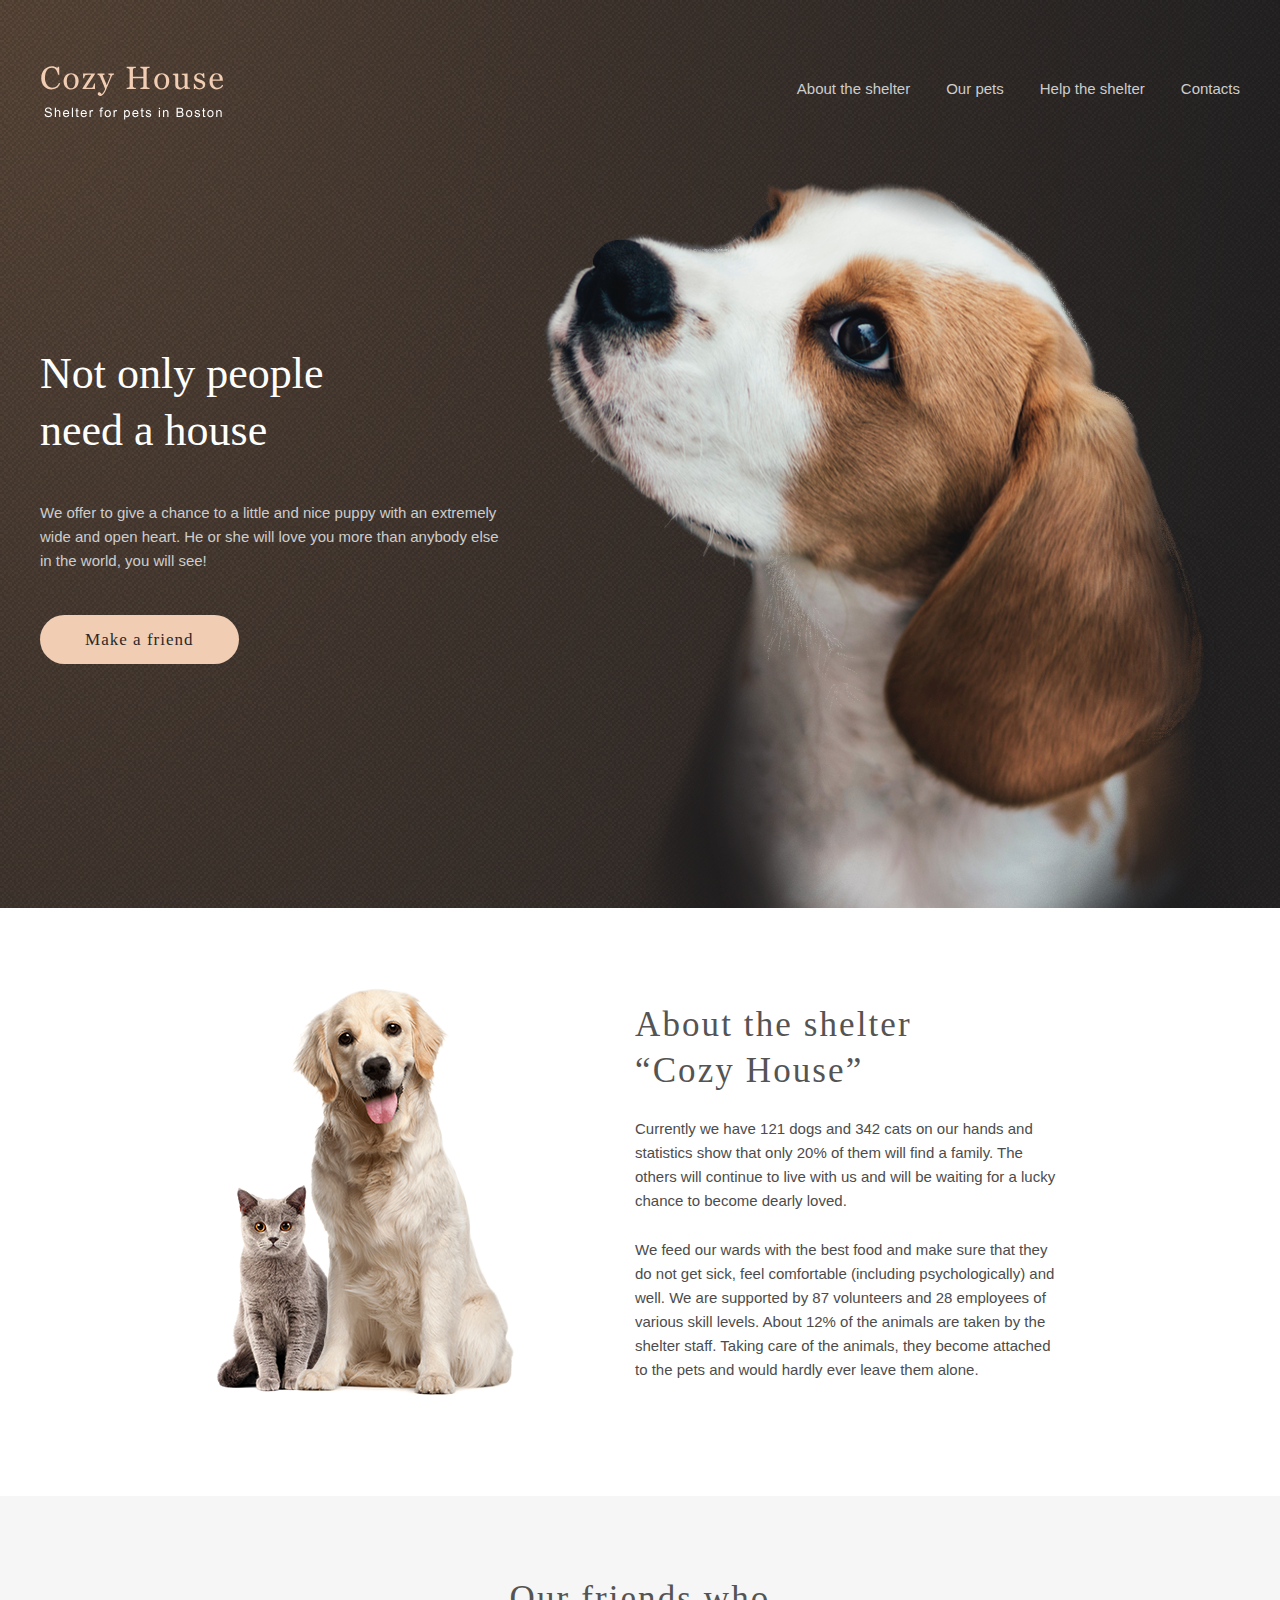
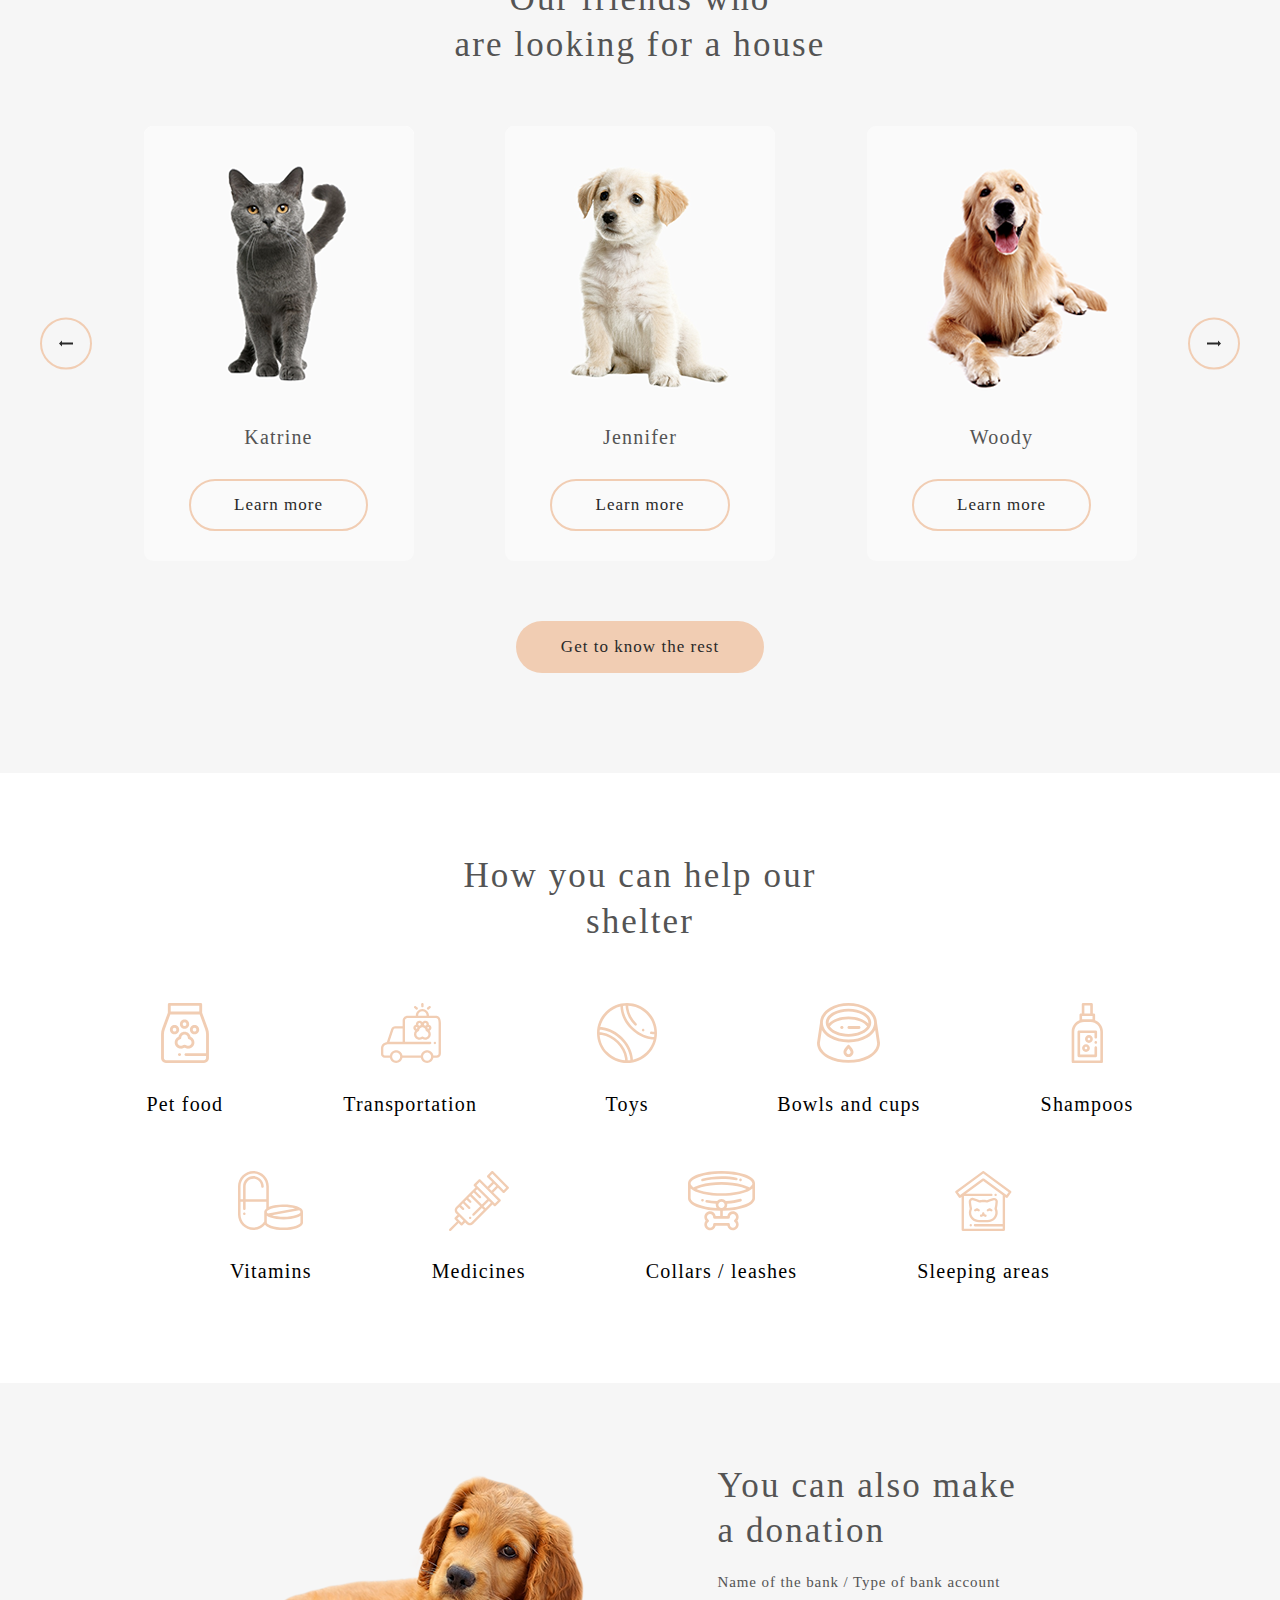
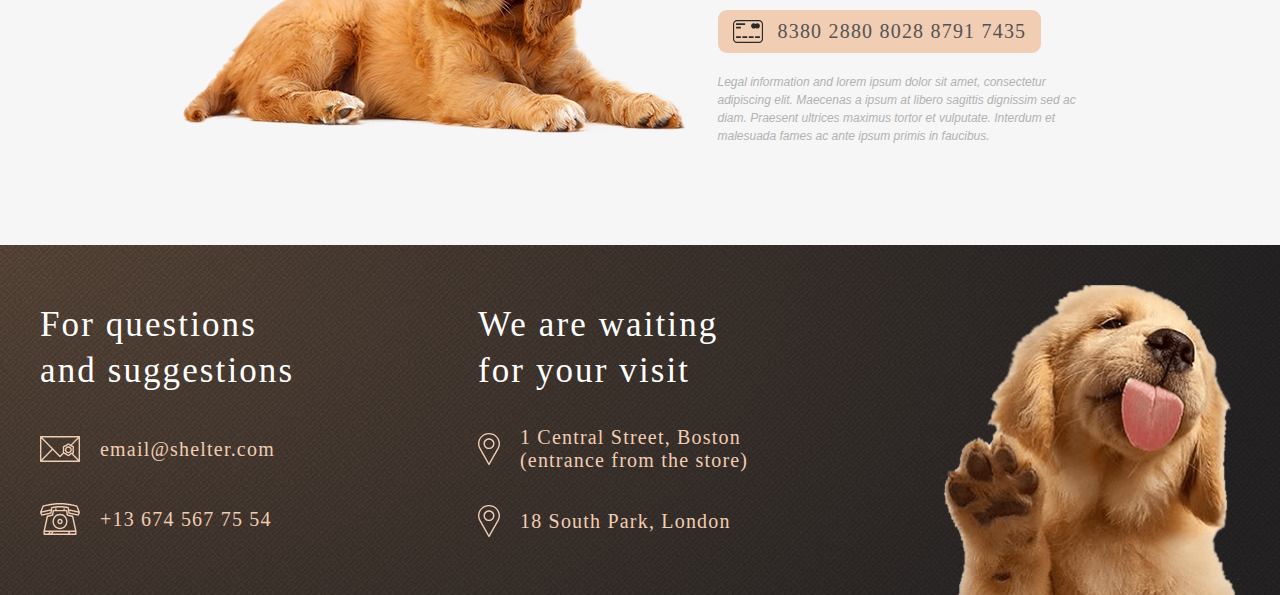
<file: index.html>
<!DOCTYPE html>
<html lang="en">

<head>
    <meta charset="UTF-8">
    <meta http-equiv="X-UA-Compatible" content="IE=edge">
    <meta name="viewport" content="width=device-width, initial-scale=1.0">
    <link rel="stylesheet" href="./css/normalize.css">
    <link rel="stylesheet" href="./css/main.css">
    <link rel="stylesheet" href="./css/footer.css">
    <title>Shelter</title>
</head>

<body class="body">
    <div class="wrapper_start-page gradient">
        <div class="start-page wrapped">
            <header class="start-page_header">
                <img src="./assets/img/icons/Logo.svg" alt="logo">
                <nav class="start-page_header-nav">
                    <a href="#about-info">About the shelter</a>
                    <a href="#pets">Our pets</a>
                    <a href="#help">Help the shelter</a>
                    <a href="#contacts">Contacts</a>
                </nav>
            </header>
            <article class="start-page_content">
                <div>
                    <div class="filler"></div>
                    <h2>
                        Not only people need a house
                    </h2>
                    <p>
                        We offer to give a chance to a little
                        and nice puppy with an extremely wide
                        and open heart. He or she will love
                        you more than anybody else in the world,
                        you will see!
                    </p>
                    <a href="./pages/animals.html">
                        Make a friend
                    </a>
                </div>
                <img src="./assets/img/start-screen-puppy.png" alt="puppy">
            </article>
        </div>
    </div>
    <main>
        <div class="wrapper_about-info">
            <article class="about-info wrapped" id="about-info">
                <img src="./assets/img/about-pets.png" alt="Animals">
                <div class="about-info_content">
                    <div class="filler"></div>
                    <h3>About the shelter “Cozy House”</h3>
                    <p class="first">
                        Currently we have 121 dogs and
                        342 cats on our hands and
                        statistics show that
                        only 20% of them will
                        find a family. The others
                        will continue to live with
                        us and will be waiting for a
                        lucky chance to become dearly loved.
                    </p>
                    <p>
                        We feed our wards with the best food
                        and make sure that they do not
                        get sick, feel comfortable (including psychologically)
                        and well. We are supported by 87 volunteers and 28
                        employees of various skill levels. About 12% of the
                        animals are taken by the shelter staff. Taking care of
                        the animals, they become attached to the pets and would
                        hardly ever leave them alone.
                    </p>
                </div>
            </article>
        </div>
        <div class="wrapper_pets gray-bg">
            <article class="pets wrapped" id="pets">
                <h3>Our friends who
                    <p>are looking for a house</p>
                </h3>
                <div class="pets_slider">
                    <img src="./assets/img/icons/button_arrow_left.svg" alt="">
                    <div>
                        <img src="./assets/img/pets-katrine.png" alt="Katrine">
                        <p>Katrine</p>
                        <button>Learn more</button>
                    </div>
                    <div>
                        <img src="./assets/img/pets-jennifer.png" alt="Jennifer">
                        <p>Jennifer</p>
                        <button>Learn more</button>
                    </div>
                    <div>
                        <img src="./assets/img/pets-woody.png" alt="Woody">
                        <p>Woody</p>
                        <button>Learn more</button>
                    </div>
                    <img src="./assets/img/icons/button_arrow_right.svg" alt="">
                </div>
                <div class="pets_button">
                    <button onclick="window.location.assign('./pages/animals.html');">Get to know the rest</button>
                </div>
            </article>
        </div>
        <div class="wrapper_help">
            <article class="help wrapped" id="help">
                <h3>
                    How you can help
                    our shelter
                </h3>
                <div class="help_list">
                    <div>
                        <img src="./assets/img/icons/pet-food.svg" alt="">
                        <h4>Pet food</h4>
                    </div>
                    <div>
                        <img src="./assets/img/icons/transportation.svg" alt="">
                        <h4>Transportation</h4>
                    </div>
                    <div>
                        <img src="./assets/img/icons/toys.svg" alt="">
                        <h4>Toys</h4>
                    </div>
                    <div>
                        <img src="./assets/img/icons/bowls-and-cups.svg" alt="">
                        <h4>Bowls and cups</h4>
                    </div>
                    <div>
                        <img src="./assets/img/icons/shampoos.svg" alt="">
                        <h4>Shampoos</h4>
                    </div>
                </div>
                <div class="help_list">
                    <div>
                        <img src="./assets/img/icons/vitamins.svg" alt="">
                        <h4>Vitamins</h4>
                    </div>
                    <div>
                        <img src="./assets/img/icons/medicines.svg" alt="">
                        <h4>Medicines</h4>
                    </div>
                    <div>
                        <img src="./assets/img/icons/collars-or-leashes.svg" alt="">
                        <h4>Collars / leashes</h4>
                    </div>
                    <div>
                        <img src="./assets/img/icons/sleeping-area.svg" alt="">
                        <h4>Sleeping areas</h4>
                    </div>
                </div>
                <div class="spacer">
                </div>
            </article>
        </div>
        <div class="wrapper_donation gray-bg">
            <article class="donation wrapped">
                <div class="donation_content">
                    <img src="./assets/img/donation-dog.png" alt="donation dog">
                    <div class="donation_content_info">
                        <h3>You can also make a donation</h3>
                        <h5>Name of the bank / Type of bank account</h5>
                        <div class="donation_content_info_card">
                            <img src="./assets/img/icons/credit-card.svg" alt="">
                            <h4>8380 2880 8028 8791 7435</h4>
                        </div>
                        <p>Legal information and lorem ipsum dolor sit amet,
                            consectetur adipiscing elit. Maecenas a ipsum at
                            libero sagittis dignissim sed ac diam. Praesent
                            ultrices maximus tortor et vulputate. Interdum
                            et malesuada fames ac ante ipsum primis in faucibus.</p>
                    </div>
                </div>
            </article>
        </div>
    </main>
    <div class="wrapper_footer gradient">
        <footer class="footer wrapped" id="contacts">
            <div class="footer_content">
                <div class="footer_content_container">
                    <h3>
                        For questions
                        <p>and suggestions</p>
                    </h3>
                    <div>
                        <img src="./assets/img/icons/mail.svg" alt="">
                        <h4>email@shelter.com</h4>
                    </div>
                    <div class="phone">
                        <img src="./assets/img/icons/phone.svg" alt="">
                        <h4>+13 674 567 75 54</h4>
                    </div>
                </div>
                <div class="footer_content_container second">
                    <h3>
                        We are waiting
                        <p>for your visit</p>
                    </h3>
                    <div>
                        <img src="./assets/img/icons/pin.svg" alt="">
                        <h4>1 Central Street, Boston 
                            <p>(entrance from the store)</p>
                            </h4>
                    </div>
                    <div>
                        <img src="./assets/img/icons/pin.svg" alt="">
                        <h4>18 South Park, London </h4>
                    </div>
                </div>
                <img src="./assets/img/footer-puppy.png" alt="puppy">
            </div>
        </footer>
    </div>
</body>

</html>
</file>
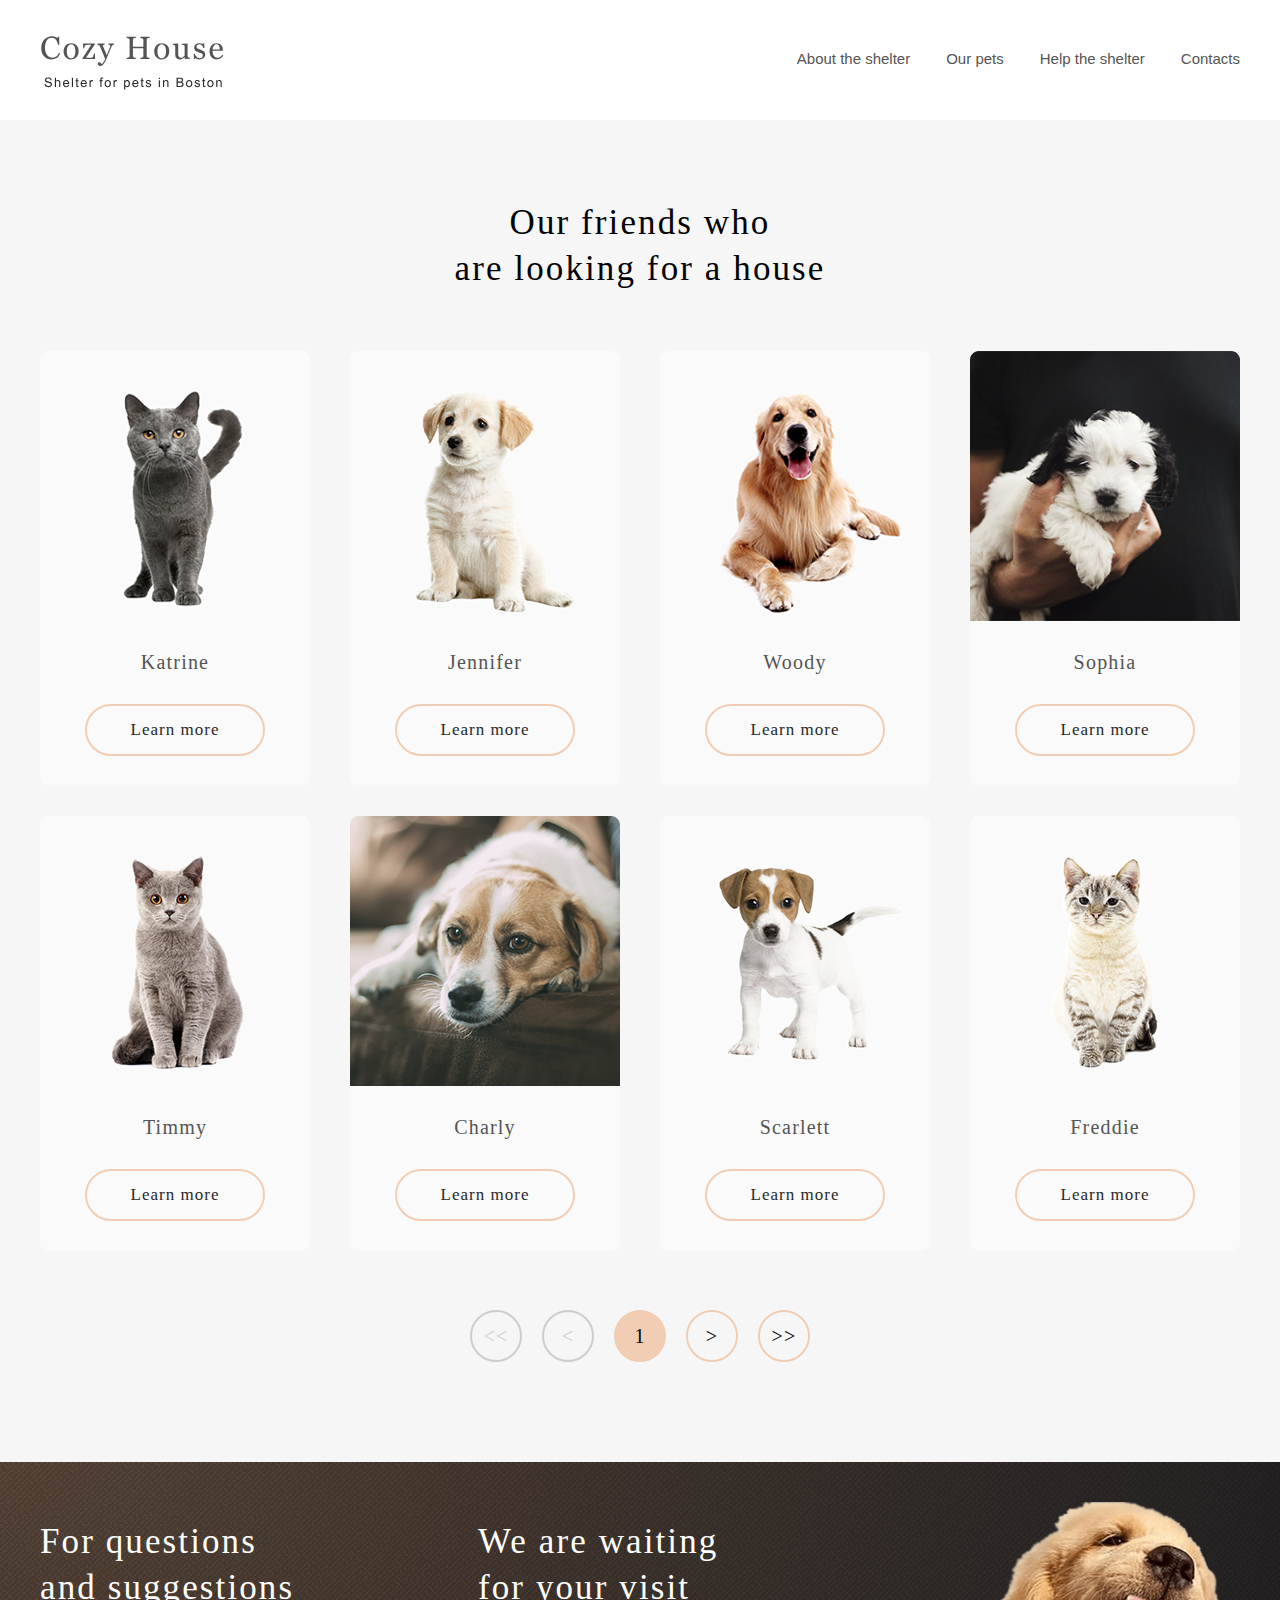
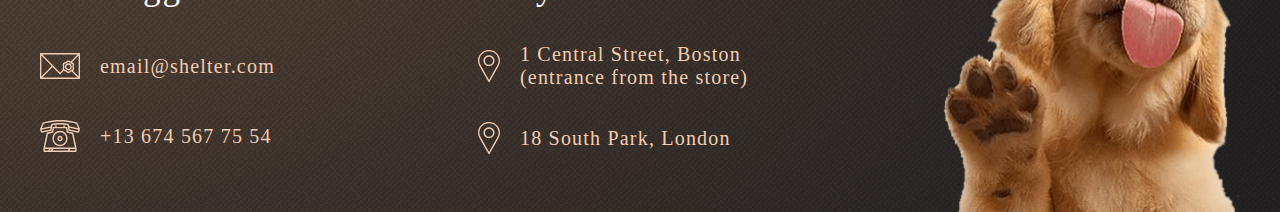
<file: pages/animals.html>
<!DOCTYPE html>
<html lang="en">
<head>
    <meta charset="UTF-8">
    <meta http-equiv="X-UA-Compatible" content="IE=edge">
    <meta name="viewport" content="width=device-width, initial-scale=1.0">
    <link rel="stylesheet" href="./../css/normalize.css">
    <link rel="stylesheet" href="./../css/Animals-page.css">
    <link rel="stylesheet" href="./../css/footer.css">
    <title>Shelter: Animals</title>
</head>
<body class="body">
    <div class="wrapper_header">    
        <header class="header wrapped">
            <img src="./../assets/img/icons/Logo_dark.svg" alt="logo">
            <nav class="header-nav">
                <a href="./../index.html#about-info">About the shelter</a>
                <a href="./../index.html#pets">Our pets</a>
                <a href="./../index.html#help">Help the shelter</a>
                <a href="#contacts">Contacts</a>
            </nav>
        </header>
    </div>
    <div class="wrapper_pets-content gray-bg">
        <main class="pets-content wrapped">
            <h3>
                Our friends who
                <p>are looking for a house</p>
            </h3>
            <div class="pets-content_cards-container">
                <div>
                    <img src="./../assets/img/pets-katrine.png" alt="Katrine">
                    <p>Katrine</p>
                    <button>Learn more</button>
                </div>
                <div>
                    <img src="./../assets/img/pets-jennifer.png" alt="Jennifer">
                    <p>Jennifer</p>
                    <button>Learn more</button>
                </div>
                <div>
                    <img src="./../assets/img/pets-woody.png" alt="Woody">
                    <p>Woody</p>
                    <button>Learn more</button>
                </div>
                <div>
                    <img src="./../assets/img/pets-sophia.png" alt="Sophia">
                    <p>Sophia</p>
                    <button>Learn more</button>
                </div>
                <div>
                    <img src="./../assets/img/pets-timmy.png" alt="Timmy">
                    <p>Timmy</p>
                    <button>Learn more</button>
                </div>
                <div>
                    <img src="./../assets/img/pets-charly.png" alt="Charly">
                    <p>Charly</p>
                    <button>Learn more</button>
                </div>
                <div>
                    <img src="./../assets/img/pets-scarlet.png" alt="Scarlett">
                    <p>Scarlett</p>
                    <button>Learn more</button>
                </div>
                <div>
                    <img src="./../assets/img/pets-freddie.png" alt="Freddie">
                    <p>Freddie</p>
                    <button>Learn more</button>
                </div>
            </div>
            <nav class="pets-content_nav">
                <button class="first nav_btn disabled"><<</button>
                <button class="previous nav_btn disabled"><</button>
                <button class="page_number nav_btn">1</button>
                <button class="next nav_btn">></button>
                <button class="last nav_btn">>></button>
            </nav>
        </main>
    </div>
    <div class="wrapper_footer gradient">
        <footer class="footer wrapped" id="contacts">
            <div class="footer_content">
                <div class="footer_content_container">
                    <h3>
                        For questions
                        <p>and suggestions</p>
                    </h3>
                    <div>
                        <img src="./../assets/img/icons/mail.svg" alt="">
                        <h4>email@shelter.com</h4>
                    </div>
                    <div class="phone">
                        <img src="./../assets/img/icons/phone.svg" alt="">
                        <h4>+13 674 567 75 54</h4>
                    </div>
                </div>
                <div class="footer_content_container second">
                    <h3>
                        We are waiting
                        <p>for your visit</p>
                    </h3>
                    <div>
                        <img src="./../assets/img/icons/pin.svg" alt="">
                        <h4>1 Central Street, Boston 
                            <p>(entrance from the store)</p>
                            </h4>
                    </div>
                    <div>
                        <img src="./../assets/img/icons/pin.svg" alt="">
                        <h4>18 South Park, London </h4>
                    </div>
                </div>
                <img src="./../assets/img/footer-puppy.png" alt="puppy">
            </div>
        </footer>
    </div>
</body>
</html>
</file>
<file: css/main.css>
html{
    scroll-behavior: smooth;
}

.wrapped{
    max-width: 1280px;
    margin: 0 auto;
}
    
.gradient{
    background: url("./../assets/img/noise.png"),
    radial-gradient(100% 215.42% at 0% 0%, #5b483a 0%, #262425 100%), #131212;
}

.gray-bg{
    background-color: #F6F6F6;
}

.start-page {
    width: 1280px;
    height: 908px;
    /*background-image: url(./../assets/img/start-screen-gradient-background.png);*/
}

.start-page_header {
    display: flex;
    justify-content: space-between;
    align-items: center;
    padding: 60px 40px;
}

.start-page_header-nav{
    display: flex;
    justify-content: space-between;
    align-items: center;
    column-gap: 35px;
}

.start-page_header-nav a {
    font-size: 15px;
    font-weight: 400;
    line-height: 160%;
    color: #CDCDCD;
    font-family: Arial, Helvetica, sans-serif;
    text-decoration: none;
    border-bottom: 3px solid transparent;
    margin-left: 1px;
    transition: 100ms ease-in-out;
}

.start-page_header-nav a:hover {
    font-size: 15px;
    font-weight: 400;
    line-height: 160%;
    color: #FAFAFA;
    font-family: Arial, Helvetica, sans-serif;
    text-decoration: none;
    border-bottom: 3px solid #F1CDB3;
}

.start-page_content {
    display: flex;
    justify-content: space-between;
    align-items: center;
}

.start-page_content div{
    padding-left: 40px;
    align-self: stretch;
}

.start-page_content img {
    padding: 0 40px;
}

.start-page_content h2{
    width: 310px;
    height: 114px;
    font-family: Georgia, 'Times New Roman', Times, serif;
    font-size: 44px;
    font-weight: 400;
    line-height: 130%;
    color: #FFFFFF;
    margin-bottom: 42px;
}

.start-page_content p{
    width: 460px;
    height: 72px;
    font-family: Arial, Helvetica, sans-serif;
    font-weight: 400;
    font-size: 15px;
    line-height: 160%;
    color: #CDCDCD;
    margin-bottom: 56px;
}

.start-page_content a {
    font-size: 17px;
    line-height: 130%;
    letter-spacing: 0.06em;
    font-family: Georgia, 'Times New Roman', Times, serif;
    color: #292929;
    border-radius: 100px;
    padding: 15px 45px;
    border: black solid 0px;
    background-color: #F1CDB3;
    text-decoration: none;
    transition: 100ms ease-in-out;
}

.start-page_content a:hover {
    background-color: #FDDCC4;
}

.start-page_content .filler{
    height: 128px;
}

.about-info {
    display: flex;
}

.about-info img{
    padding: 80px 120px 100px 215px;
}

.about-info_content .filler {
    height: 59px;
}

.about-info_content h3{
    font-family: Georgia, 'Times New Roman', Times, serif;
    width: 370px;
    height: 90px;
    font-weight: 400;
    font-size: 35px;
    line-height: 130%;
    letter-spacing: 0.06em;
    margin-bottom: 25px;
    color: #545454;
}

.about-info_content p{
    font-family: Arial, Helvetica, sans-serif;
    font-weight: 400;
    font-size: 15px;
    line-height: 160%;
    color: #4C4C4C;
    width: 430px;
    height: 96px;
}

.about-info_content .first{
    margin-bottom: 25px;
}

.pets {
    background-color: #F6F6F6;
}

.pets h3{
    font-family: Georgia, 'Times New Roman', Times, serif;
    width: 400px;
    height: 90px;
    font-weight: 400;
    font-size: 35px;
    line-height: 130%;
    letter-spacing: 0.06em;
    color: #545454;
    text-align: center;
    display: flex;
    flex-direction: column;
    align-items: center;
    margin: 0 440px;
    padding-top: 80px;
    margin-bottom: 60px;
}

.pets h3 p{
    margin: 0;
}

.pets_slider {
    margin: 0 40px 60px 40px;
    display: flex;
    justify-content: space-between;
}

.pets_slider div{
    display: flex;
    flex-direction: column;
    align-items: center;
    background-color: #FAFAFA;
    margin: 0 40px;
    border-radius: 9px;
}

.pets_slider p{
    height: 23px;
    font-family: Georgia, 'Times New Roman', Times, serif;
    font-weight: 400;
    font-size: 20px;
    line-height: 23px;
    letter-spacing: 0.06em;
    color: #545454;
    margin: 30px 0 0 0;
}

.pets_slider button {
    padding: 13px 43px;
    border: #F1CDB3 solid 2px;
    border-radius: 100px;
    color: #292929;
    font-family: Georgia, 'Times New Roman', Times, serif;
    font-weight: 400;
    font-size: 17px;
    line-height: 130%;
    letter-spacing: 0.06em;
    background-color: #FAFAFA;
    margin: 30px 41.5px;
    cursor: pointer;
    transition: 100ms ease-in-out;
}

.pets_slider button:hover{
    border-color: #FDDCC4;
    background-color: #FDDCC4;
}

.pets_button {
    display: flex;
    flex-direction: column;
    align-items: center;
}

.pets_button  button{
    padding: 15px 45px;
    border: 0px;
    border-radius: 100px;
    color: #292929;
    font-family: Georgia, 'Times New Roman', Times, serif;
    font-weight: 400;
    font-size: 17px;
    line-height: 130%;
    letter-spacing: 0.06em;
    background-color: #F1CDB3;
    margin-bottom: 100px;
    cursor: pointer;
    transition: 100ms ease-in-out;
}

.pets_button button:hover {
    background-color: #FDDCC4;
}

.help {
    display: flex;
    flex-direction: column;
    align-items: center;
    justify-content: center;
}

.help h3{
    font-family: Georgia, 'Times New Roman', Times, serif;
    width: 370px;
    height: 90px;
    font-weight: 400;
    font-size: 35px;
    line-height: 130%;
    letter-spacing: 0.06em;
    margin-bottom: 25px;
    color: #545454;
    text-align: center;
    margin-top: 80px;
    margin-bottom: 60px;
}

.help_list {
    display: flex;
    justify-content: space-between;
    column-gap: 120px;
}

.help_list div{
    text-align: center;
    margin-bottom: 55px;
}

.help_list img{
    height: 60px;
    margin-bottom: 25px;
}

.help_list h4{
    font-family: Georgia, 'Times New Roman', Times, serif;
    font-weight: 400;
    font-size: 20px;
    line-height: 115%;
    letter-spacing: 0.06em;
    margin: 0;
}

.help .spacer{
    margin-bottom: 45px;
}

.donation {
    background-color: #F6F6F6;
    display: flex;
    justify-content: center;
}

.donation_content {
    margin-top: 80px;
    margin-bottom: 100px;
    display: flex;
    align-items: center;
    column-gap: 30px;
}

.donation_content_info {
    display: flex;
    flex-direction: column;
}

.donation_content_info h3{
    font-family: Georgia, 'Times New Roman', Times, serif;
    width: 300px;
    font-weight: 400;
    font-size: 35px;
    line-height: 130%;
    letter-spacing: 0.06em;
    margin: 0;
    color: #545454;
}

.donation_content_info h5{
    font-family: Georgia, 'Times New Roman', Times, serif;
    font-weight: 400;
    font-size: 15px;
    line-height: 110%;
    letter-spacing: 0.06em;
    color: #545454;
    margin: 20px 0;
}

.donation_content_info_card {
    display: flex;
    justify-content: flex-start;
    align-items: center;
    background-color: #F1CDB3;
    border-radius: 9px;
    align-self: flex-start;
}

.donation_content_info_card img{
    padding: 10px 15px;
}

.donation_content_info_card h4{
    margin: 0;
    font-family: Georgia, 'Times New Roman', Times, serif;
    font-weight: 400;
    font-size: 20px;
    line-height: 115%;
    letter-spacing: 0.06em;
    color: #545454;
    margin-right: 15px;
}

.donation_content_info > p{
    width: 380px;
    font-family: Arial, Helvetica, sans-serif;
    font-style: italic;
    font-weight: 400;
    font-size: 12px;
    line-height: 150%;
    color: #B2B2B2;
    margin: 0;
    margin-top: 20px;
}
</file>
<file: css/footer.css>
.footer_content {
    display: flex;
    justify-content: space-between;
    align-items: stretch;
    margin: 0 40px;
    padding-top: 40px;
}

.footer_content > img {
    padding-left: 8px;
}

.footer_content_container {
    margin-top: 17px;
}

.footer_content_container h3{
    font-family: Georgia, 'Times New Roman', Times, serif;
    font-weight: 400;
    font-size: 35px;
    line-height: 130%;
    letter-spacing: 0.06em;
    color: #FFFFFF;
    margin: 0;
    margin-bottom: 43px;
}

.footer_content_container.second h3{
    margin-bottom: 33px;
}

.footer_content_container h3 > p{
    margin: 0;
}

.footer_content_container div {
    display: flex;
    align-items: center;
    margin-bottom: 40px;
}

.footer_content_container > .phone {
    padding-top: 1px;
}

.footer_content_container.second div {
    margin-bottom: 33px;
}

.footer_content_container div > img{
    padding-right: 20px;
}

.footer_content_container h4{
    margin: 0;
    font-family: Georgia, 'Times New Roman', Times, serif;
    font-weight: 400;
    font-size: 20px;
    line-height: 115%;
    letter-spacing: 0.06em;
    color: #F1CDB3;
}

.footer_content_container h4 > p{
    margin: 0;
}
</file>
<file: css/Animals-page.css>
.gradient{
    background: url("./../assets/img/noise.png"),
    radial-gradient(100% 215.42% at 0% 0%, #5b483a 0%, #262425 100%), #131212;
}

.gray-bg{
    background-color: #F6F6F6;
}

.wrapped{
    max-width: 1280px;
    margin: 0 auto;
}

.header {
    display: flex;
    justify-content: space-between;
    align-items: center;
    padding: 30px 0;
}

.header img{
    padding-left: 40px;
}

.header-nav{
    display: flex;
    justify-content: space-between;
    align-items: center;
    column-gap: 35px;
    margin-right: 40px;
}

.header-nav a {
    font-size: 15px;
    font-weight: 400;
    line-height: 160%;
    color: #545454;
    font-family: Arial, Helvetica, sans-serif;
    text-decoration: none;
    border-bottom: 3px solid transparent;
    margin-left: 1px;
    transition: 100ms ease-in-out;
}

.header-nav a:hover {
    font-size: 15px;
    font-weight: 400;
    line-height: 160%;
    color: #292929;
    font-family: Arial, Helvetica, sans-serif;
    text-decoration: none;
    border-bottom: 3px solid #F1CDB3;
}

.pets-content {
    display: flex;
    flex-direction: column;
    align-items: center;
    background-color: #F6F6F6;
}

.pets-content h3{
    font-family: 'Georgia';
    font-weight: 400;
    font-size: 35px;
    line-height: 130%;
    letter-spacing: 0.06em;
    text-align: center;
    margin: 80px 0 45px 0;
}

.pets-content h3 > p {
    margin: 0;
}

.pets-content_cards-container{
    display: grid;
    grid-template-columns: repeat(4, 1fr);
    grid-template-rows: repeat(2, 1fr);
    column-gap: 40px;
    margin-bottom: 44px;
}

.pets-content_cards-container div{
    display: flex;
    flex-direction: column;
    align-items: center;
    background-color: #FAFAFA;
    margin: 0 40px;
    border-radius: 9px;
    margin: 15px 0;
}

.pets-content_cards-container p{
    height: 23px;
    font-family: Georgia, 'Times New Roman', Times, serif;
    font-weight: 400;
    font-size: 20px;
    line-height: 23px;
    letter-spacing: 0.06em;
    color: #545454;
    margin: 30px 0 0 0;
}

.pets-content_cards-container button {
    padding: 13px 43px;
    border: #F1CDB3 solid 2px;
    border-radius: 100px;
    color: #292929;
    font-family: Georgia, 'Times New Roman', Times, serif;
    font-weight: 400;
    font-size: 17px;
    line-height: 130%;
    letter-spacing: 0.06em;
    background-color: #FAFAFA;
    margin: 30px 41.5px;
    cursor: pointer;
    transition: 100ms ease-in-out;
}

.pets-content_cards-container button:hover{
    border-color: #FDDCC4;
    background-color: #FDDCC4;
}

.pets-content_nav {
    display: flex;
    column-gap: 20px;
    margin-bottom: 100px;
}

.nav_btn{
    width: 52px;
    height: 52px;
    background-color: transparent;
    margin: 0;
    font-family: 'Georgia';
    font-weight: 400;
    font-size: 20px;
    line-height: 115%;
    letter-spacing: 0.06em;
    border: 2px solid #F1CDB3;
    border-radius: 50%;
    display: flex;
    align-items: center;
    justify-content: center;
    transition: 100ms ease-in-out;
}

.nav_btn:hover{
    background-color: #F1CDB3;
}

.nav_btn.disabled{
    color: #CDCDCD;
    border-color: #CDCDCD;
    transition: none;
}

.nav_btn.disabled:hover{
    background-color: transparent;
}

.page_number.nav_btn {
    background-color: #F1CDB3;
    transition: none;
}
</file>
